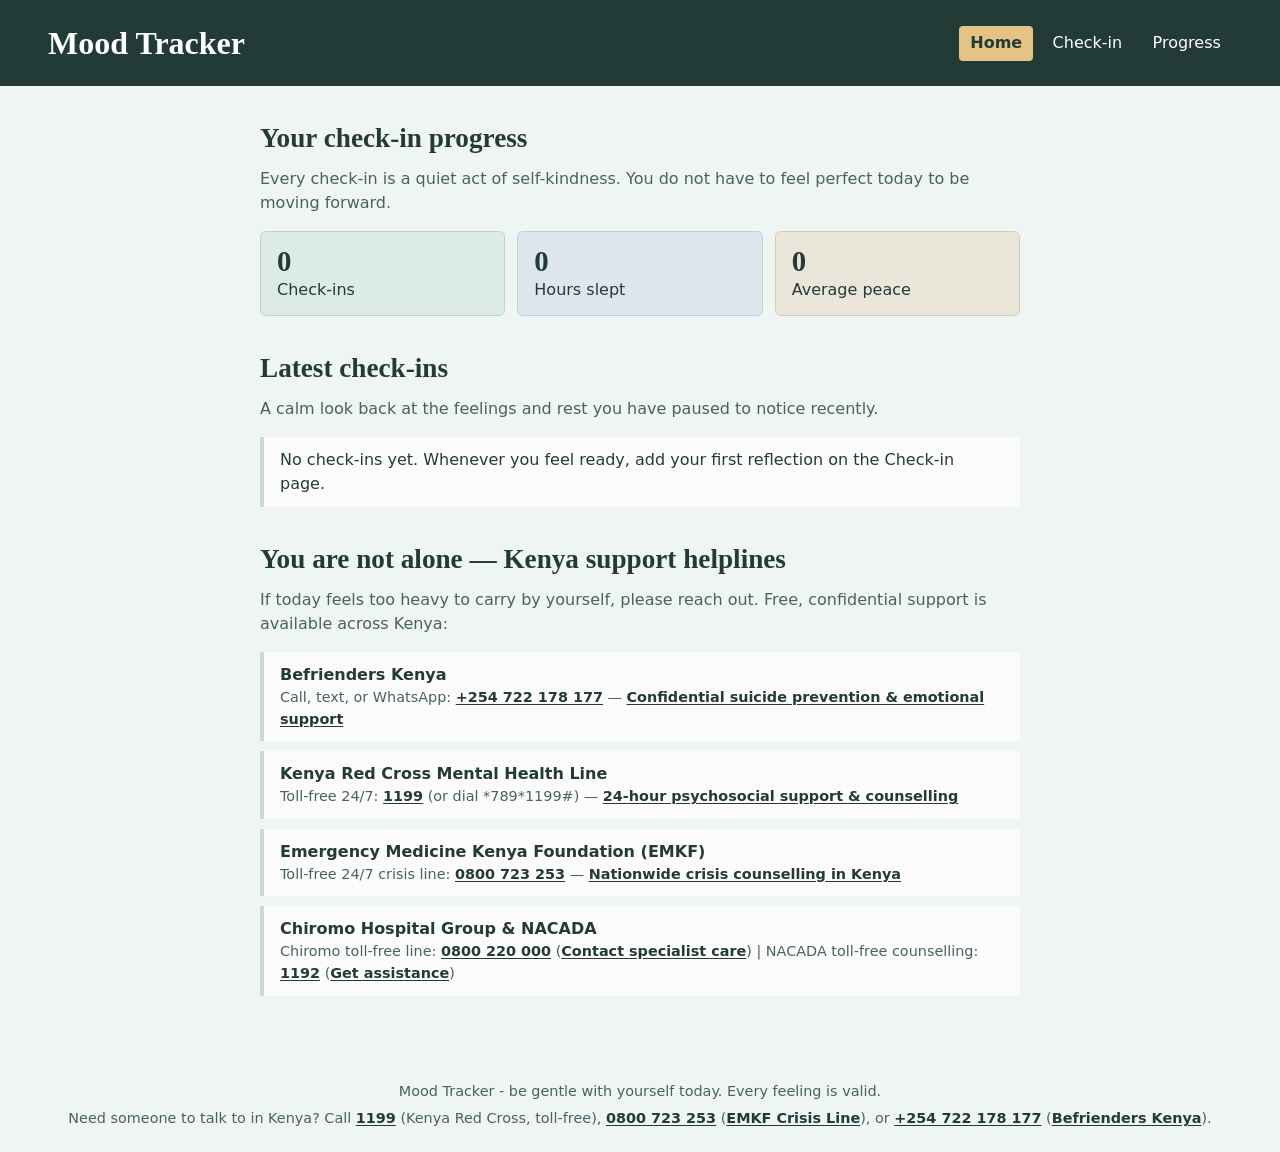
<file: index.html>
<!DOCTYPE html>
<html lang="en">
<head>
    <meta charset="UTF-8">
    <meta name="viewport" content="width=device-width, initial-scale=1.0">
    <meta name="description" content="Log daily mood check-ins, track emotional patterns, and build mindful reflection habits.">
    <title>Home | Mood Tracker</title>
    <link rel="stylesheet" href="styles.css">
</head>
<body data-page="home">
    <header>
        <h1>Mood Tracker</h1>
        <nav>
            <a href="index.html" class="active">Home</a>
            <a href="checkin.html">Check-in</a>
            <a href="progress.html">Progress</a>
        </nav>
    </header>

    <main>
        <section>
            <h2>Your check-in progress</h2>
            <p>Every check-in is a quiet act of self-kindness. You do not have to feel perfect today to be moving forward.</p>

            <div id="stats" class="stats"></div>
        </section>
        <section>
            <h2>Latest check-ins</h2>
            <p>A calm look back at the feelings and rest you have paused to notice recently.</p>
            <ul id="recent" class="list"></ul>
        </section>
        <section>
           <h2>You are not alone — Kenya support helplines</h2>
           <p>If today feels too heavy to carry by yourself, please reach out. Free, confidential support is available across Kenya:</p>
           <ul class="list">
                <li>
                    <strong>Befrienders Kenya</strong>
                    <span>Call, text, or WhatsApp: <a href="tel:+254722178177">+254 722 178 177</a> — <a href="https://findahelpline.com/organizations/befrienders-kenya-suicide-prevention-helpline" target="_blank" rel="noopener">Confidential suicide prevention &amp; emotional support</a></span>
                </li>
                <li>
                    <strong>Kenya Red Cross Mental Health Line</strong>
                    <span>Toll-free 24/7: <a href="tel:1199">1199</a> (or dial *789*1199#) — <a href="https://ngos.ke/mental-health-ngos-in-kenya-2026-suicide-prevention-guide/" target="_blank" rel="noopener">24-hour psychosocial support &amp; counselling</a></span>
                </li>
                <li>
                    <strong>Emergency Medicine Kenya Foundation (EMKF)</strong>
                    <span>Toll-free 24/7 crisis line: <a href="tel:0800723253">0800 723 253</a> — <a href="https://heyrafiki.space/crisis" target="_blank" rel="noopener">Nationwide crisis counselling in Kenya</a></span>
                </li>
                <li>
                    <strong>Chiromo Hospital Group &amp; NACADA</strong>
                    <span>Chiromo toll-free line: <a href="tel:0800220000">0800 220 000</a> (<a href="https://chiromohospitalgroup.co.ke/contact-us/" target="_blank" rel="noopener">Contact specialist care</a>) | NACADA toll-free counselling: <a href="tel:1192">1192</a> (<a href="https://nacada.go.ke/how-get-assistance" target="_blank" rel="noopener">Get assistance</a>)</span>
                </li>
            </ul> 
        </section>
    </main>
    <footer>
        <p>Mood Tracker - be gentle with yourself today. Every feeling is valid.</p>
        <p>Need someone to talk to in Kenya? Call <a href="tel:1199">1199</a> (Kenya Red Cross, toll-free), <a href="tel:0800723253">0800 723 253</a> (<a href="https://heyrafiki.space/crisis" target="_blank" rel="noopener">EMKF Crisis Line</a>), or <a href="tel:+254722178177">+254 722 178 177</a> (<a href="https://findahelpline.com/organizations/befrienders-kenya-suicide-prevention-helpline" target="_blank" rel="noopener">Befrienders Kenya</a>).</p>
    </footer>
    <script src="script.js"></script>
</body>
</html>
</file>
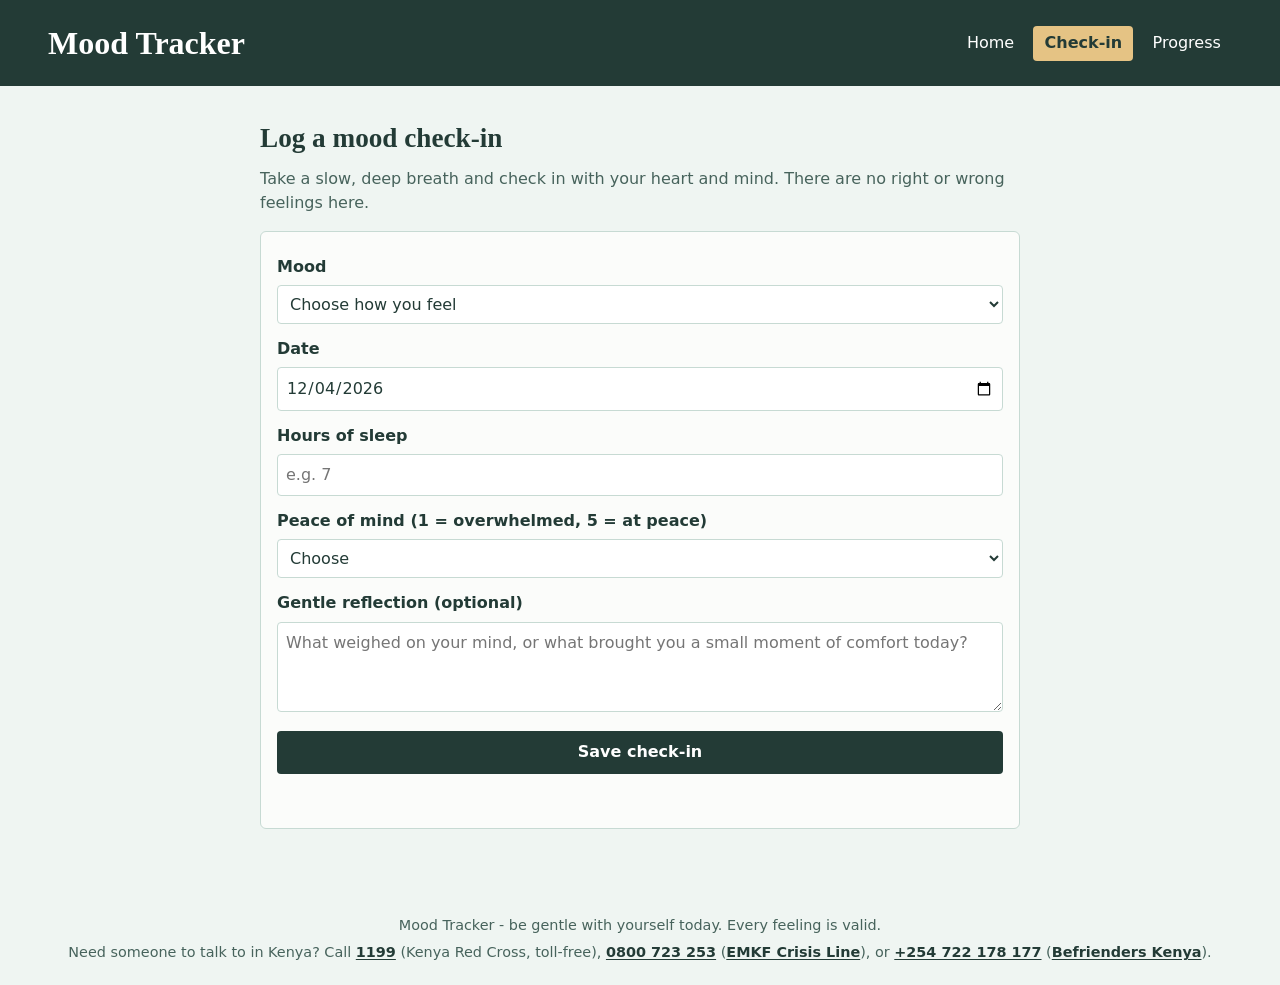
<file: checkin.html>
<!DOCTYPE html>
<html lang="en">
<head>
    <meta charset="UTF-8">
    <meta name="viewport" content="width=device-width, initial-scale=1.0">
    <meta name="description" content="Log daily mood check-ins, track emotional patterns, and build mindful reflection habits.">
    <title>Daily Check-in | Mood Tracker</title>
    <link rel="stylesheet" href="styles.css">
</head>
<body data-page="checkin">
    <header>
        <h1>Mood Tracker</h1>
        <nav>
            <a href="index.html">Home</a>
            <a href="checkin.html" class="active">Check-in</a>
            <a href="progress.html">Progress</a>
        </nav>
    </header>
    <main>
        <section>
            <h2>Log a mood check-in</h2>
            <p>Take a slow, deep breath and check in with your heart and mind. There are no right or wrong feelings here.</p>

            <form id="checkin-form" novalidate>
                <label for="mood">Mood</label>
                <select id="mood">
                    <option value="">Choose how you feel</option>
                    <option>Calm</option>
                    <option>Hopeful</option>
                    <option>Content</option>
                    <option>Tired</option>
                    <option>Numb</option>
                    <option>Anxious</option>
                    <option>Overwhelmed</option>
                    <option>Sad</option>
                </select>

                <label for="date">Date</label>
                <input type="date" id="date">

                <label for="sleep">Hours of sleep</label>
                <input type="number" id="sleep" placeholder="e.g. 7">

                <label for="comfort">Peace of mind (1 = overwhelmed, 5 = at peace)</label>
                <select id="comfort">
                    <option value="">Choose</option>
                    <option>1</option><option>2</option><option>3</option><option>4</option><option>5</option>
                </select>

                <label for="note">Gentle reflection (optional)</label>
                <textarea id="note" rows="3" placeholder="What weighed on your mind, or what brought you a small moment of comfort today?"></textarea>

                <button type="submit">Save check-in</button>
                <p id="message" role="status"></p>
            </form>
        </section>
    </main>

    <footer>
        <p>Mood Tracker - be gentle with yourself today. Every feeling is valid.</p>
        <p>Need someone to talk to in Kenya? Call <a href="tel:1199">1199</a> (Kenya Red Cross, toll-free), <a href="tel:0800723253">0800 723 253</a> (<a href="https://heyrafiki.space/crisis" target="_blank" rel="noopener">EMKF Crisis Line</a>), or <a href="tel:+254722178177">+254 722 178 177</a> (<a href="https://findahelpline.com/organizations/befrienders-kenya-suicide-prevention-helpline" target="_blank" rel="noopener">Befrienders Kenya</a>).</p>
    </footer>
    <script src="script.js"></script>
</body>
</html>
</file>
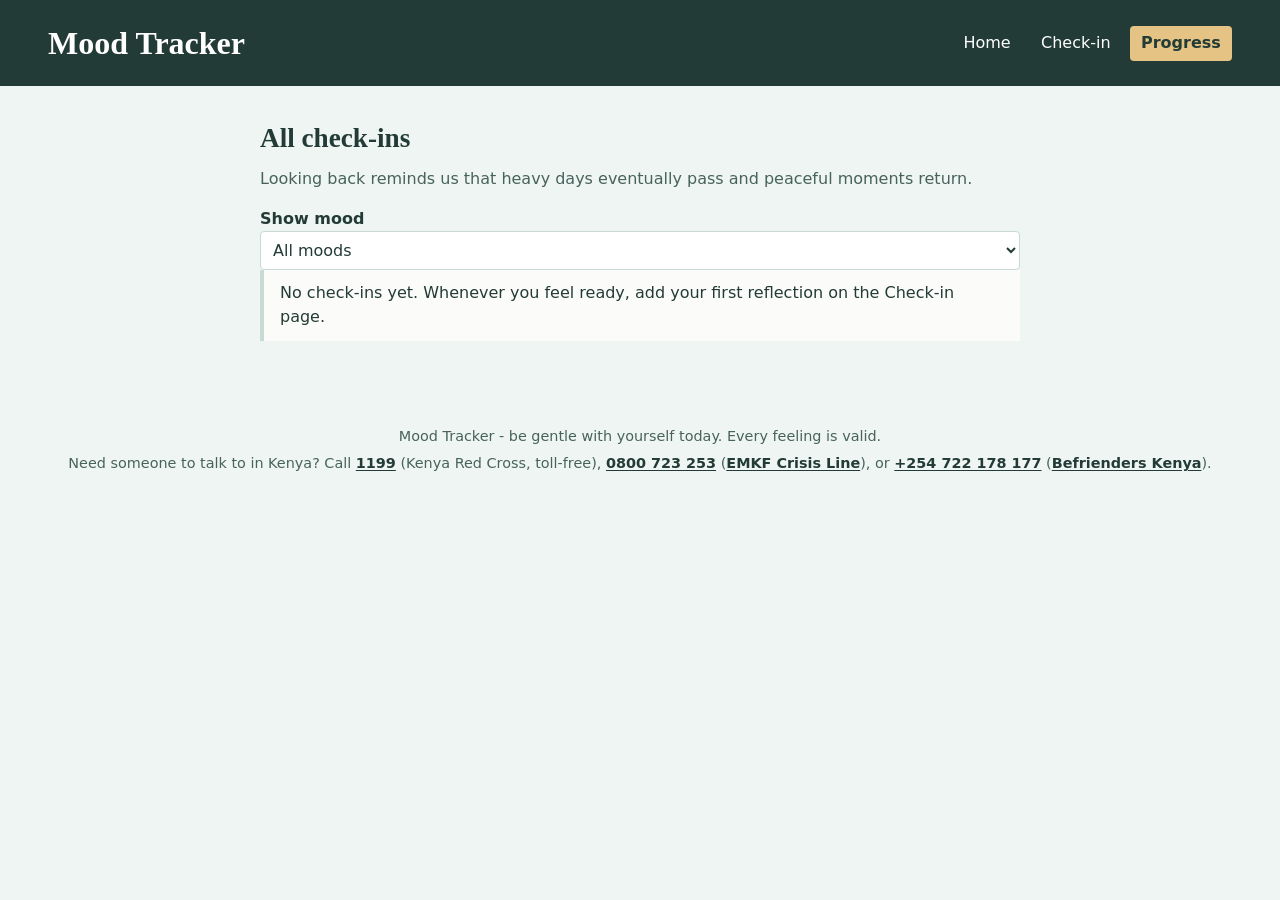
<file: progress.html>
<!DOCTYPE html>
<html lang="en">
<head>
    <meta charset="UTF-8">
    <meta name="viewport" content="width=device-width, initial-scale=1.0">
    <meta name="description" content="Log daily mood check-ins, track emotional patterns, and build mindful reflection habits.">
    <title>Progress | Mood Tracker</title>
    <link rel="stylesheet" href="styles.css">
</head>
<body data-page="progress"> 
    <header>
        <h1>Mood Tracker</h1>
        <nav>
            <a href="index.html">Home</a>
            <a href="checkin.html">Check-in</a>
            <a href="progress.html" class="active">Progress</a>
        </nav>
    </header>

    <main>
        <section>
            <h2>All check-ins</h2>
            <p>Looking back reminds us that heavy days eventually pass and peaceful moments return.</p>

            <label for="filter">Show mood</label>
            <select id="filter"></select>
            <ul id="all" class="list"></ul>
        </section>
    </main>

    <footer>
        <p>Mood Tracker - be gentle with yourself today. Every feeling is valid.</p>
        <p>Need someone to talk to in Kenya? Call <a href="tel:1199">1199</a> (Kenya Red Cross, toll-free), <a href="tel:0800723253">0800 723 253</a> (<a href="https://heyrafiki.space/crisis" target="_blank" rel="noopener">EMKF Crisis Line</a>), or <a href="tel:+254722178177">+254 722 178 177</a> (<a href="https://findahelpline.com/organizations/befrienders-kenya-suicide-prevention-helpline" target="_blank" rel="noopener">Befrienders Kenya</a>).</p>
    </footer>
    <script src="script.js"></script>
</body>
</html>
</file>
<file: styles.css>
/* Colours and fonts are set once here so every page looks the same */
:root {             
  --paper: #eff5f2; 
  --card: #fbfcfa; 
  --ink: #233b36; 
  --line: #c7dad3;
  --accent: #e5c384; 
  --good: #2d7a63; 
  --bad: #b8564f;
  --head: Georgia, "Times New Roman", serif;
  --body: "Segoe UI", system-ui, sans-serif;
}

* {
 box-sizing: border-box; 
}

body {
    margin: 0;
    font-family:
    var(--body); 
    background: var(--paper); 
    color: var(--ink); 
    line-height: 1.5; 
}


header { 
    background: var(--ink); 
    color: #fff; 
    padding: 1rem; 
    display: flex; 
    flex-direction: column; gap: .75rem; 
}

h1, h2 { 
    font-family: var(--head); 
    margin: 0 0 .5rem; 
}

h1 { 
    margin: 0; 
}

section > p {
    margin: 0 0 1rem; 
    color: #47635c; 
} 

nav { 
    display: flex; 
    gap: .5rem; 
    flex-wrap: wrap; 
}

nav a { 
    color: #fff; 
    text-decoration: none; 
    padding: .35rem .7rem; 
    border-radius: 4px; 
}

nav a:hover { 
    background: rgba(255,255,255,.15); 
}

nav a.active { 
    background: var(--accent); 
    color: var(--ink); 
    font-weight: 600; 
} 

main { 
    max-width: 760px; 
    margin: 0 auto; 
    padding: 1rem; 
}

section { 
    margin-bottom: 2rem; 
}

footer { 
    text-align: center; 
    padding: 1rem; 
    color: #47635c; 
    font-size: .9rem; 
}

footer p { 
    margin: .35rem 0; 
}

main a, footer a { 
    color: var(--ink); 
    font-weight: 600; 
    text-underline-offset: 2px; 
}


.stats { 
    display: grid; 
    grid-template-columns: 1fr; gap: .75rem; 
}

.stats div { 
    background: var(--card); 
    border: 1px solid var(--line); 
    border-radius: 6px; 
    padding: .8rem 1rem; 
}

.stats div:nth-child(1) { 
    background: #dcebe5; 
    border-color: #bdd4cb; 
}

.stats div:nth-child(2) { 
    background: #dde6ed; 
    border-color: #bfd0dc; 
}

.stats div:nth-child(3) { 
    background: #ebe6da; 
    border-color: #d5ccb8; 
}

.stats b { 
    display: block; 
    font: 700 1.8rem var(--head); 
}

.list { 
    list-style: none; 
    padding: 0; 
    margin: 0; 
    display: grid; 
    gap: .6rem; 
}

.list li { 
    background: var(--card); 
    border-left: 4px solid var(--line);
    padding: .7rem 1rem; 
    transition: border-color .2s; 
}

.list li.hover { 
    border-left-color: var(--accent); 
}

.list span { 
    display: block; 
    color: #47635c; 
    font-size: .9rem; 
}

.list p { 
    margin: .4rem 0 0; 
}

form { 
    display: flex; 
    flex-direction: column; 
    gap: .4rem; 
    background: var(--card); 
    padding: 1rem; 
    border: 1px solid var(--line); 
    border-radius: 6px; 
}

label { 
    font-weight: 600; 
    margin-top: .4rem; 
}

input, select, textarea { 
    font: inherit; 
    padding: .5rem; 
    border: 1px solid var(--line); 
    border-radius: 4px; 
    width: 100%; 
    background: #fff; 
    color: var(--ink); 
}

:focus-visible { 
    outline: 3px solid var(--accent); 
    outline-offset: 1px; 
}

button { 
    font: inherit; 
    font-weight: 600; 
    background: var(--ink);
    color: #fff; 
    border: 0; 
    border-radius: 4px; 
    padding: .6rem 1rem; 
    margin-top: .8rem; 
    cursor: pointer; 
}

button:hover {
    background: #31524b;
}

button.delete-btn { 
    background: var(--bad); 
    margin-top: .5rem; 
    padding: .3rem .7rem; 
}

.error { 
    color: var(--bad); 
} 

.success { 
    color: var(--good); 
}

/* ===== Tablet/Phones ===== */
@media (min-width: 600px) {
  header { 
    flex-direction: row; 
    justify-content: space-between; 
    align-items: center; 
    }
  .stats { 
    grid-template-columns: repeat(3, 1fr); 
    }
}
/* ===== Desktop ===== */
@media (min-width: 960px) {
  header { 
    padding: 1.2rem 3rem; 
    }
  main { 
    padding: 2rem 0; 
    }
  h2 { 
    font-size: 1.7rem; 
    }
}
</file>
